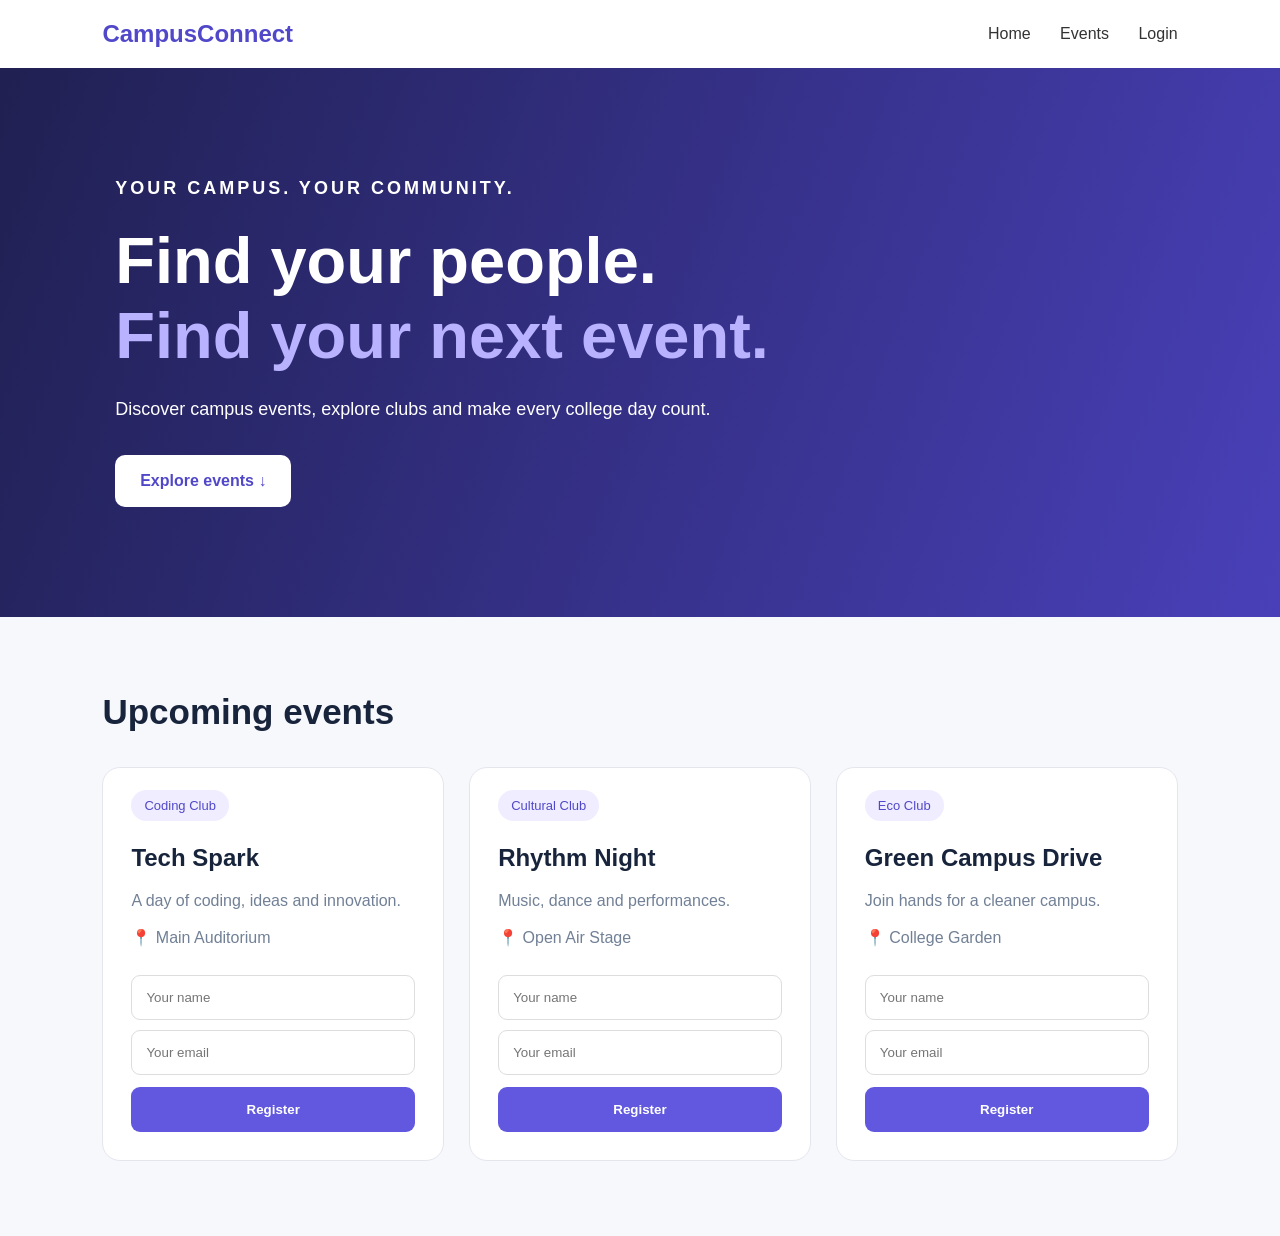
<file: home.html>
<!DOCTYPE html>
<html lang="en">
<head>
    <meta charset="UTF-8">
    <meta name="viewport" content="width=device-width, initial-scale=1.0">
    <title>Campus Connect</title>
    <link rel="stylesheet" href="style.css">
</head>
<body>

<header>
    <h2>CampusConnect</h2>
    <nav>
        <a href="#">Home</a>
        <a href="#events">Events</a>
        <a href="login.html">Login</a>
    </nav>
</header>

<section class="hero">
    <p>YOUR CAMPUS. YOUR COMMUNITY.</p>
    <h1>Find your people.<br>
        <span>Find your next event.</span>
    </h1>
    <p>Discover campus events, explore clubs and make every college day count.</p>
    <a href="#events" class="explore">Explore events ↓</a>
</section>

<section class="events" id="events">
    <h2>Upcoming events</h2>

    <div class="cards">

        <div class="card">
            <span>Coding Club</span>
            <h3>Tech Spark</h3>
            <p>A day of coding, ideas and innovation.</p>
            <p>📍 Main Auditorium</p>
            <input placeholder="Your name">
            <input placeholder="Your email">
            <button>Register</button>
        </div>

        <div class="card">
            <span>Cultural Club</span>
            <h3>Rhythm Night</h3>
            <p>Music, dance and performances.</p>
            <p>📍 Open Air Stage</p>
            <input placeholder="Your name">
            <input placeholder="Your email">
            <button>Register</button>
        </div>

        <div class="card">
            <span>Eco Club</span>
            <h3>Green Campus Drive</h3>
            <p>Join hands for a cleaner campus.</p>
            <p>📍 College Garden</p>
            <input placeholder="Your name">
            <input placeholder="Your email">
            <button>Register</button>
        </div>

    </div>
</section>

</body>
</html>
</file>
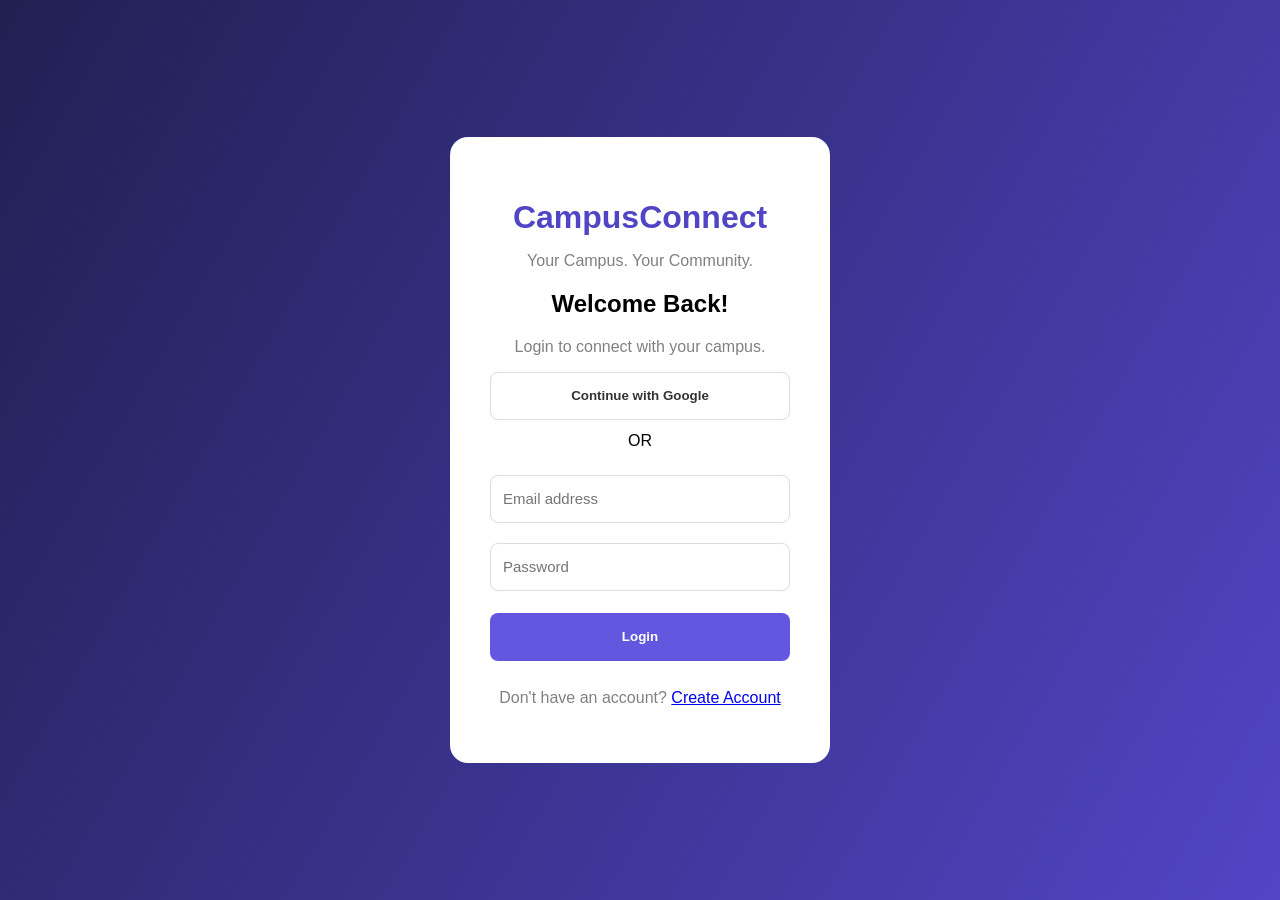
<file: login.html>
<!DOCTYPE html>
<html lang="en">
<head>
    <meta charset="UTF-8">
    <meta name="viewport" content="width=device-width, initial-scale=1.0">
    <title>CampusConnect Login</title>
    <link rel="stylesheet" href="login.css">
</head>
<body>

<div class="login-box">

    <h1>CampusConnect</h1>
    <p>Your Campus. Your Community.</p>

    <h2>Welcome Back!</h2>
    <p>Login to connect with your campus.</p>

    <button class="google" onclick="googleLogin()">
        Continue with Google
    </button>

    <div class="divider">OR</div>

    <form id="loginForm">
        <input type="email" id="email"
               placeholder="Email address" required>

        <input type="password" id="password"
               placeholder="Password" required>

        <button type="submit">Login</button>
    </form>

    <p>Don't have an account?
        <a href="register.html">Create Account</a>
    </p>

    <p id="status"></p>

</div>

<script src="login.js"></script>

</body>
</html>
</file>
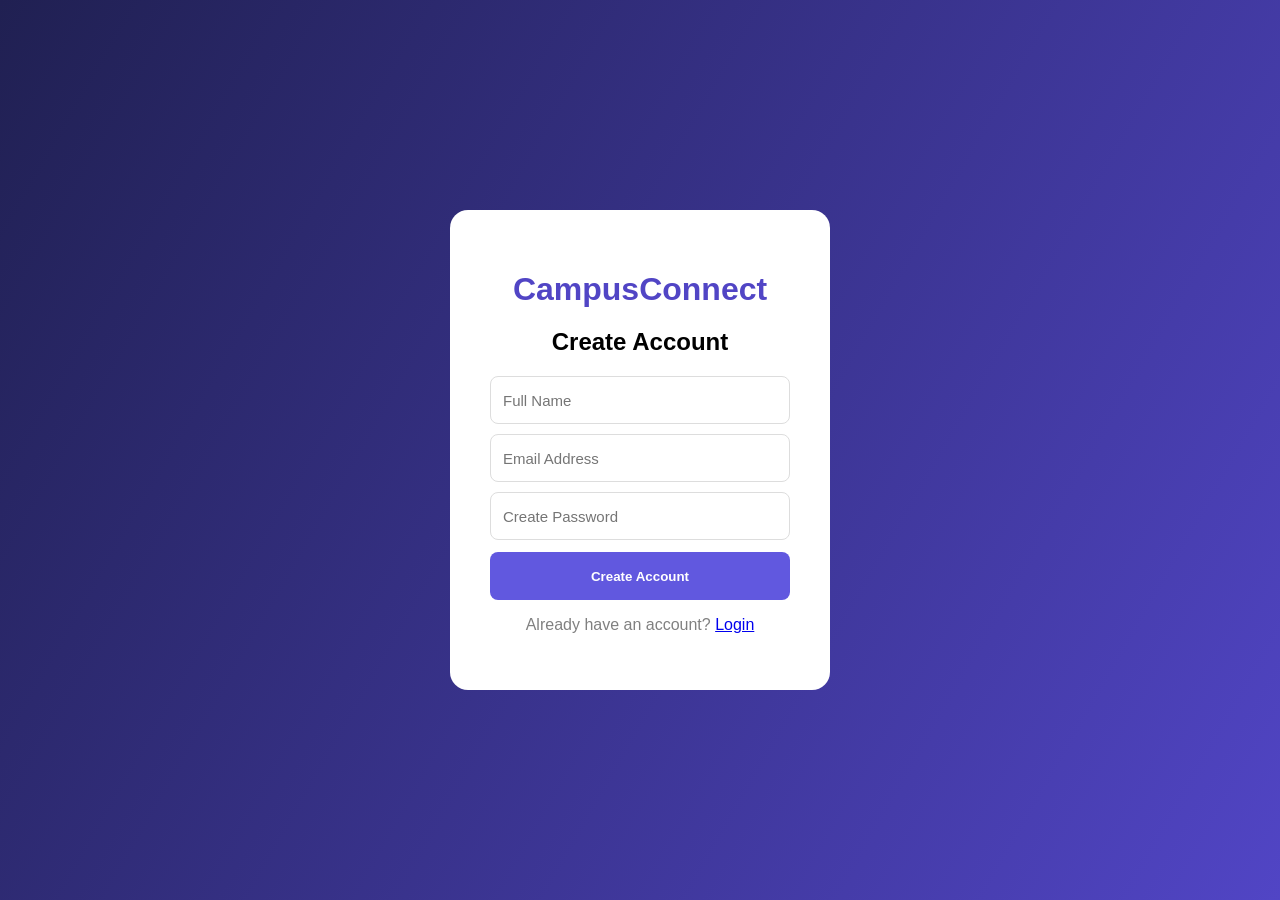
<file: register.html>
<!DOCTYPE html>
<html lang="en">
<head>
    <title>CampusConnect Registration</title>
    <link rel="stylesheet" href="login.css">
</head>
<body>

<div class="login-box">

    <h1>CampusConnect</h1>
    <h2>Create Account</h2>

    <input type="text" id="name" placeholder="Full Name">

    <input type="email" id="newEmail" placeholder="Email Address">

    <input type="password" id="newPassword" placeholder="Create Password">

    <button onclick="register()">Create Account</button>

    <p id="message"></p>

    <p>Already have an account?
        <a href="login.html">Login</a>
    </p>

</div>

<script>
function register() {

    let name = document.getElementById("name").value.trim();
    let email = document.getElementById("newEmail").value.trim();
    let password = document.getElementById("newPassword").value;

    if (!name || !email || !password) {
        document.getElementById("message").innerText = "Fill all details.";
        return;
    }

    if (password.length < 6) {
        document.getElementById("message").innerText = "Password must have at least 6 characters.";
        return;
    }

    localStorage.setItem("studentName", name);
    localStorage.setItem("studentEmail", email);
    localStorage.setItem("studentPassword", password);

    alert("Account created successfully!");

    window.location.href = "login.html";
}
</script>

</body>
</html>
</file>
<file: style.css>
* {
    margin: 0;
    padding: 0;
    box-sizing: border-box;
}

body {
    font-family: Arial, sans-serif;
    background: #f7f8fc;
    color: #17243b;
    overflow-x: hidden;
}

header {
    padding: 20px 8%;
    background: white;
    display: flex;
    justify-content: space-between;
    align-items: center;
}

header h2 {
    color: #5148c9;
}

nav a {
    text-decoration: none;
    margin-left: 25px;
    color: #333;
}

.hero {
    background: linear-gradient(110deg, #202052, #4940b9);
    color: white;
    padding: 110px 9%;
}

.hero p:first-child {
    letter-spacing: 3px;
    font-weight: bold;
    margin-bottom: 25px;
}

.hero h1 {
    font-size: 65px;
    line-height: 1.15;
    margin-bottom: 25px;
}

.hero h1 span {
    color: #b9b2ff;
}

.hero p {
    margin-bottom: 35px;
    font-size: 18px;
}

.explore {
    display: inline-block;
    padding: 17px 25px;
    background: white;
    color: #5148c9;
    text-decoration: none;
    border-radius: 10px;
    font-weight: bold;
}

.events {
    padding: 75px 8%;
}

.events h2 {
    font-size: 35px;
    margin-bottom: 35px;
}

.cards {
    display: grid;
    grid-template-columns: repeat(3, 1fr);
    gap: 25px;
}

.card {
    background: white;
    padding: 28px;
    border-radius: 18px;
    border: 1px solid #e5e5ee;
}

.card span {
    background: #efedff;
    color: #5148c9;
    padding: 8px 13px;
    border-radius: 20px;
    font-size: 13px;
}

.card h3 {
    margin: 30px 0 20px;
    font-size: 24px;
}

.card p {
    color: #718096;
    margin: 18px 0;
}

.card input {
    width: 100%;
    padding: 14px;
    margin-top: 10px;
    border: 1px solid #ddd;
    border-radius: 9px;
}

.card button {
    width: 100%;
    padding: 15px;
    margin-top: 12px;
    background: #6158df;
    color: white;
    border: none;
    border-radius: 9px;
    font-weight: bold;
    cursor: pointer;
}

@media(max-width: 800px) {
    .cards {
        grid-template-columns: 1fr;
    }

    .hero h1 {
        font-size: 42px;
    }
}
</file>
<file: login.css>
* {
    box-sizing: border-box;
}

body {
    margin: 0;
    min-height: 100vh;
    display: flex;
    justify-content: center;
    align-items: center;
    font-family: Arial, sans-serif;
    background: linear-gradient(120deg, #202052, #5145c5);
}

.login-box {
    background: white;
    width: 380px;
    padding: 40px;
    border-radius: 18px;
    text-align: center;
}

.login-box h1 {
    color: #5145c5;
    margin-bottom: 8px;
}

.login-box p {
    color: gray;
}

.login-box form {
    display: flex;
    flex-direction: column;
    width: 100%;
    margin-top: 15px;
}

.login-box input {
    display: block;
    width: 100%;
    height: 48px;
    padding: 12px;
    margin: 10px 0;
    border: 1px solid #ddd;
    border-radius: 8px;
    font-size: 15px;
}

.login-box button {
    display: block;
    width: 100%;
    height: 48px;
    margin: 12px 0;
    border: none;
    border-radius: 8px;
    background: #6158df;
    color: white;
    font-weight: bold;
    cursor: pointer;
}

.login-box .google {
    background: white;
    color: #333;
    border: 1px solid #ddd;
}

.login-box button:disabled {
    opacity: 0.6;
    cursor: not-allowed;
}

.login-btn {
    position: static;
    float: none;
}
</file>
